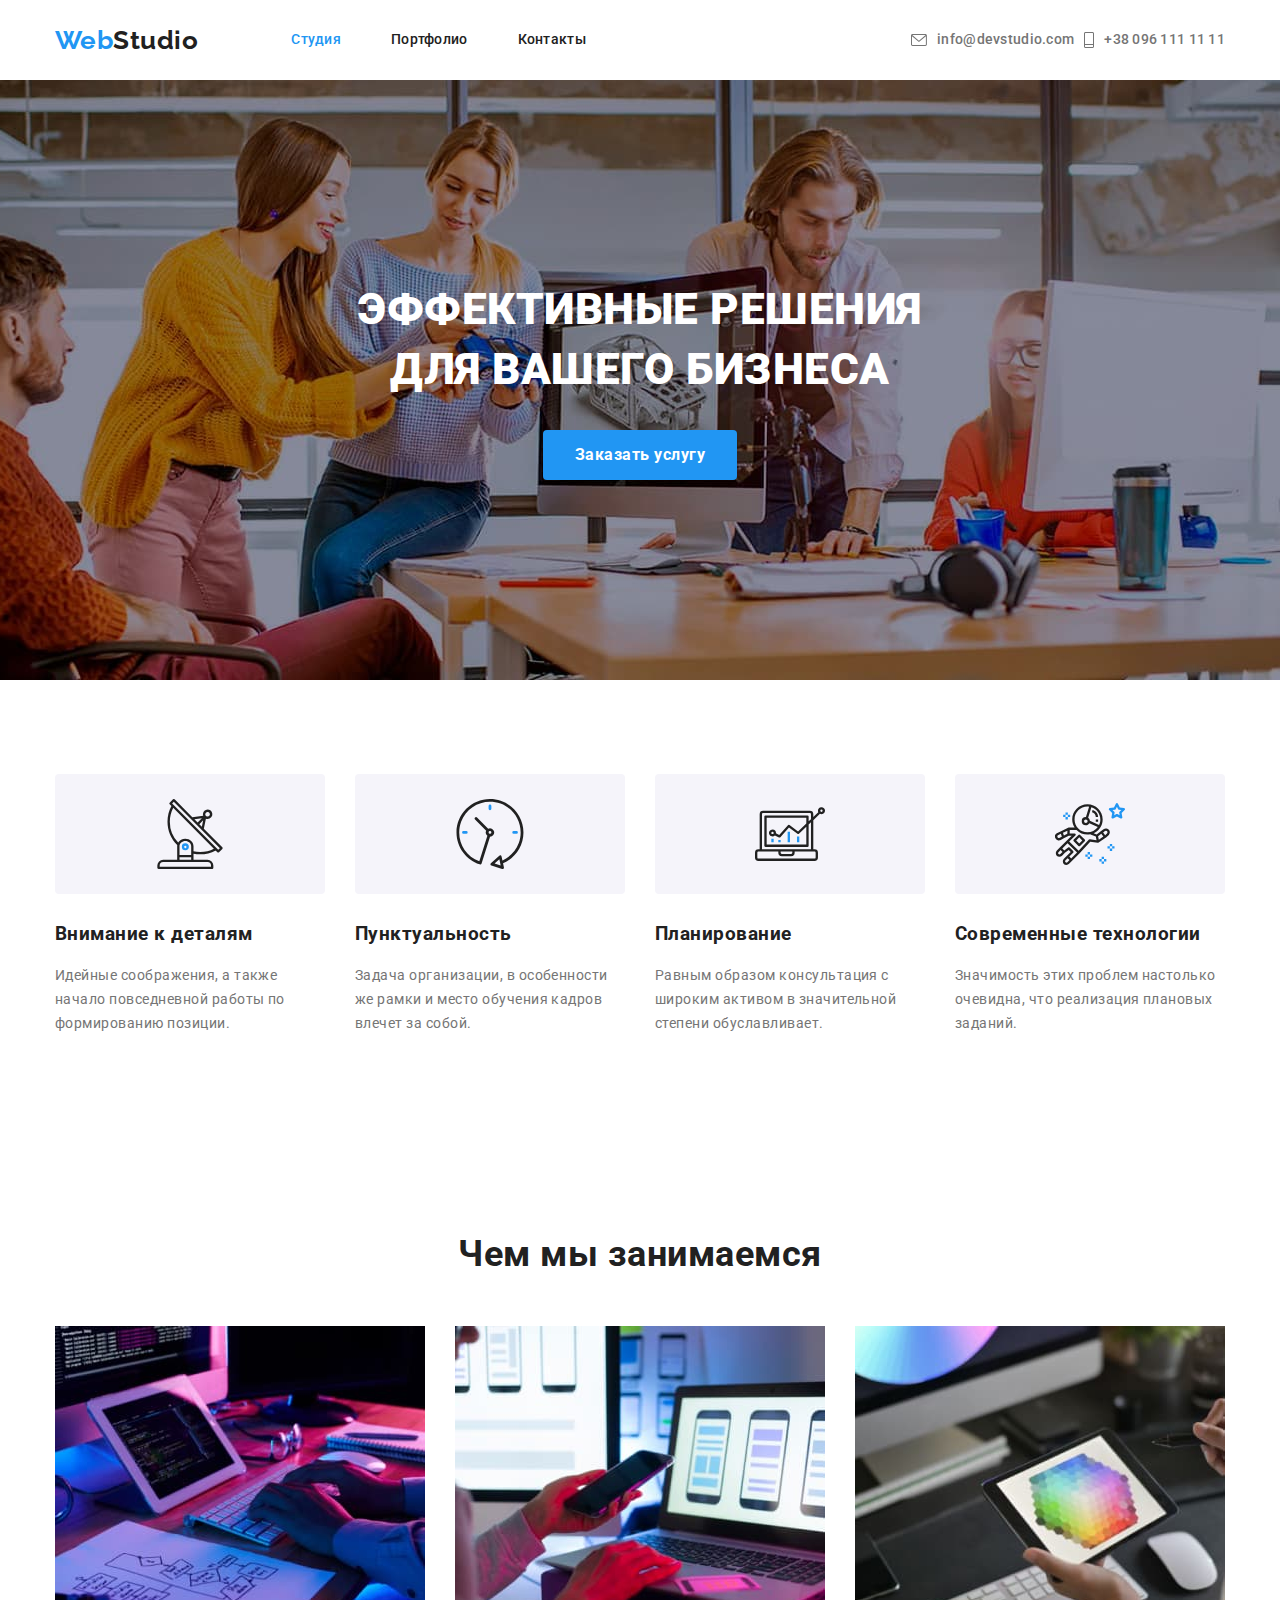
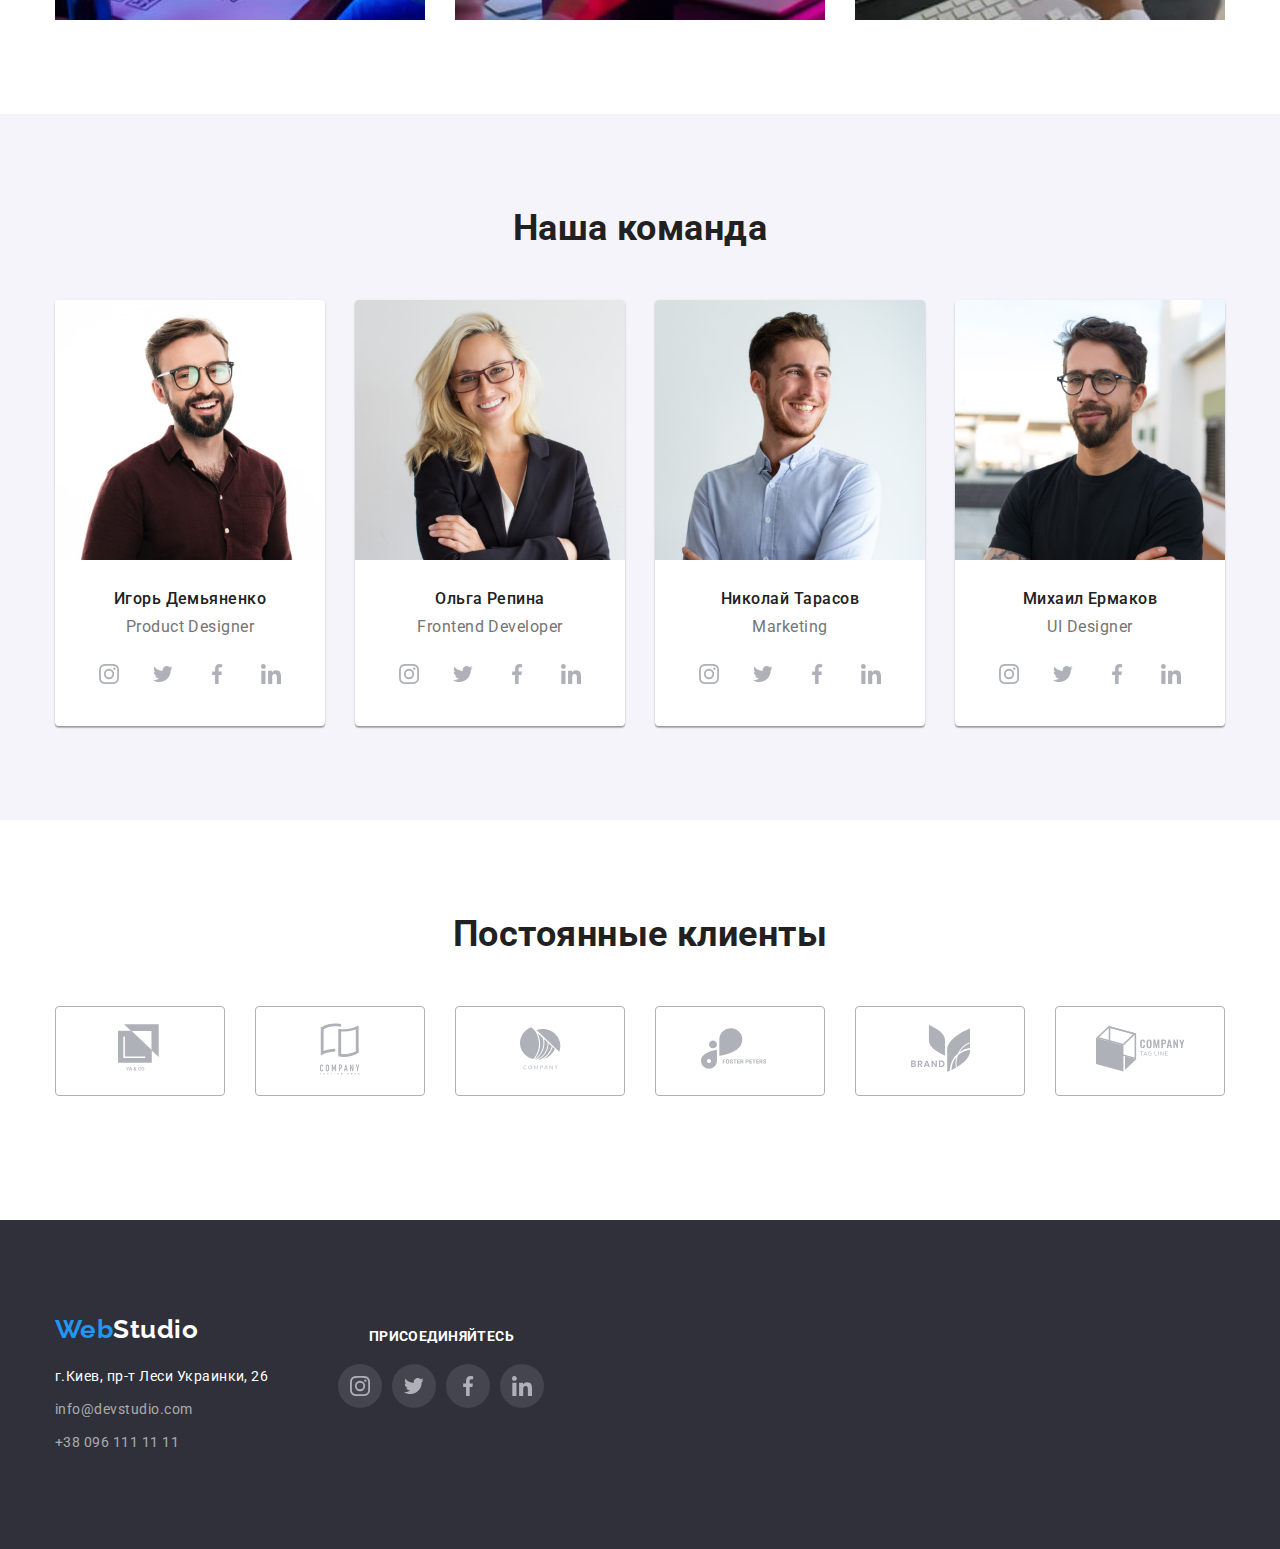
<file: index.html>
<!DOCTYPE html>
<html lang="ru">
<head>
    <meta charset="UTF-8">
    <meta name="viewport" content="width=device-width, initial-scale=1.0">
    <title>WebStudio</title>
    <link rel="preconnect" href="https://fonts.gstatic.com">
    <link href="https://fonts.googleapis.com/css2?family=Raleway:wght@700&family=Roboto:wght@400;500;700;900&display=swap"
        rel="stylesheet">
    <link rel="stylesheet" href="https://cdnjs.cloudflare.com/ajax/libs/modern-normalize/1.0.0/modern-normalize.min.css">
    <link rel="stylesheet" href="./css/style.css">
</head>
<body class="page">


        <!-- Верхняя линия -->
        <div class="unframe">
        <header class="container page-header">
                <nav class="main-nav">
                    <a href="./index.html" class="logo">
                        <span class="web">Web</span>Studio
                    </a>
                    <ul class="site-nav list">
                        <li class="item"><a href="" class="link curent">Студия</a></li>
                        <li class="item"><a href="./portfolio.html" class="link">Портфолио</a></li>
                        <li class="item"><a href="" class="link">Контакты</a></li>
                    </ul>
                    
                    <ul class="auth-nav list">
                        <li class="auth-nav-item"> 
                            <a href="mailto:info@devstudio.com" >  
                            <svg class="auth-nav-icon" width="16" height="12">
                                <use href="./images/icons/sprite.svg#envelope"></use>
                            </svg>
                            info@devstudio.com 
                            </a>
                        </li>
                        <li class="auth-nav-item"> 
                            <a href="tel:+38-096-111-11-11">
                            <svg class="auth-nav-icon" width="10" height="16">
                                <use href="./images/icons/sprite.svg#smartphone"></use>
                            </svg>
                            +38 096 111 11 11
                            </a>
                        </li>
                    </ul>    
                </nav>
        </header>
        </div>
        <main>
        
            <!-- Шапка -->
        
            <section class="hero">
                <h1 class="hero-title">Эффективные решения <br> для вашего бизнеса</h1>
                <a href="mailto:info@devstudio.com" class="btn-hero">Заказать услугу</a>
            </section>
        
        
            <!-- Особенности -->
        
            <section class="features">
                <!-- <h2> Особенности </h2> -->
                <div class="features container">
                    <ul class="features">
                        <li class="features-item">
                            <div class="features-icon">
                                <svg width="70px" height="70px">
                                    <use href="./images/icons/sprite.svg#antenna"></use>
                                </svg>
                            </div>
                            <h3 class="features-title">Внимание к деталям</h3>
                            <p class="features-text">Идейные соображения, а также начало повседневной работы по формированию
                                позиции.</p>
                        </li>
                        <li class="features-item">
                            <div class="features-icon">
                                <svg width="70px" height="70px">
                                    <use href="./images/icons/sprite.svg#clock"></use>
                                </svg>
                            </div>
                            <h3 class="features-title">Пунктуальность</h3>
                            <p class="features-text">Задача организации, в особенности же рамки и место обучения кадров влечет за
                                собой.</p>
                        </li>
                        <li class="features-item">
                            <div class="features-icon">
                                <svg width="70px" height="70px">
                                    <use href="./images/icons/sprite.svg#diagram"></use>
                                </svg>
                            </div>
                            <h3 class="features-title">Планирование</h3>
                            <p class="features-text">Равным образом консультация с широким активом в значительной степени
                                обуславливает.</p>
                        </li>
                        <li class="features-item">
                            <div class="features-icon">
                                <svg width="70px" height="70px">
                                    <use href="./images/icons/sprite.svg#astronaut"></use>
                                </svg>
                            </div>
                            <h3 class="features-title">Современные технологии</h3>
                            <p class="features-text">Значимость этих проблем настолько очевидна, что реализация плановых заданий.
                            </p>
                        </li>
                    </ul>
                </div>
            </section>
        
            <!-- Чем мы заимаемся -->
        
            <section class="work">
                <div class="work container">
                    <h2 class="work-title"> Чем мы занимаемся </h2>
                    <ul class="work-list">
                        <li class="work-item"><img src="./images/box-1.jpg" alt="box-1" width="370" height="294"></li>
                        <li class="work-item"><img src="./images/box-2.jpg" alt="box-2" width="370" height="294"></li>
                        <li class="work-item"><img src="./images/box-3.jpg" alt="box-3" width="370" height="294"></li>
                    </ul>
                </div>
            </section>
        
            <!-- Наша Команда -->
        
            <section class="team">
                <div class="team container"> 
                    <h2 class="team-title">Наша команда</h2>
                    <ul class="team-list">
                        <li class="team-item">
                            
                                <img src="./images/team-foto-1.jpg" alt="Игорь Демьяненко" width="270" height="260">
                                <div class="team-info">
                                    <h3 class="team-info-title">Игорь Демьяненко</h3>
                                    <p class="team-text">Product Designer</p>
                                    <ul class="social-links">
                                        <li class="social-links-item">
                                            <a class="social-links__link" href="https://www.instagram.com/?hl=ru">
                                                <svg  width="20px" height="20px">
                                                    <use href="./images/icons/sprite.svg#instagram"></use>
                                                </svg>
                                            </a>    
                                        </li>
                                        <li class="social-links-item">
                                            <a class="social-links__link" href="https://www.instagram.com/?hl=ru">
                                                <svg class="social-icon" width="20px" height="20px">
                                                    <use href="./images/icons/sprite.svg#twitter"></use>
                                                </svg>
                                            </a>
                                        </li>
                                        <li class="social-links-item">
                                            <a class="social-links__link" href="https://www.instagram.com/?hl=ru">
                                                <svg class="social-icon" width="20px" height="20px">
                                                    <use href="./images/icons/sprite.svg#facebook"></use>
                                                </svg>
                                            </a>
                                        </li>
                                        <li class="social-links-item">
                                            <a class="social-links__link" href="https://www.instagram.com/?hl=ru">
                                                <svg class="social-icon" width="20px" height="20px">
                                                    <use href="./images/icons/sprite.svg#linkedin"></use>
                                                </svg>
                                            </a>
                                        </li>
                                    </ul>
                                </div>
                            
                        </li>
                        <li class="team-item">
                            
                                <img src="./images/team-foto-2.jpg" alt="Ольга Репина" width="270" height="260">
                                <div class="team-info">
                                    <h3 class="team-info-title">Ольга Репина</h3>
                                    <p class="team-text">Frontend Developer</p>
                                    <ul class="social-links">
                                        <li class="social-links-item">
                                            <a class="social-links__link" href="https://www.instagram.com/?hl=ru">
                                                <svg width="20px" height="20px">
                                                    <use href="./images/icons/sprite.svg#instagram"></use>
                                                </svg>
                                            </a>
                                        </li>
                                        <li class="social-links-item">
                                            <a class="social-links__link" href="https://www.instagram.com/?hl=ru">
                                                <svg class="social-icon" width="20px" height="20px">
                                                    <use href="./images/icons/sprite.svg#twitter"></use>
                                                </svg>
                                            </a>
                                        </li>
                                        <li class="social-links-item">
                                            <a class="social-links__link" href="https://www.instagram.com/?hl=ru">
                                                <svg class="social-icon" width="20px" height="20px">
                                                    <use href="./images/icons/sprite.svg#facebook"></use>
                                                </svg>
                                            </a>
                                        </li>
                                        <li class="social-links-item">
                                            <a class="social-links__link" href="https://www.instagram.com/?hl=ru">
                                                <svg class="social-icon" width="20px" height="20px">
                                                    <use href="./images/icons/sprite.svg#linkedin"></use>
                                                </svg>
                                            </a>
                                        </li>
                                    </ul>
                                </div>
                            
                        </li>
                        <li class="team-item">
                            
                                <img src="./images/team-foto-3.jpg" alt="Николай Тарасов" width="270" height="260">
                                <div class="team-info">
                                    <h3 class="team-info-title">Николай Тарасов</h3>
                                    <p class="team-text">Marketing</p>
                                    <ul class="social-links">
                                        <li class="social-links-item">
                                            <a class="social-links__link" href="https://www.instagram.com/?hl=ru">
                                                <svg width="20px" height="20px">
                                                    <use href="./images/icons/sprite.svg#instagram"></use>
                                                </svg>
                                            </a>
                                        </li>
                                        <li class="social-links-item">
                                            <a class="social-links__link" href="https://www.instagram.com/?hl=ru">
                                                <svg class="social-icon" width="20px" height="20px">
                                                    <use href="./images/icons/sprite.svg#twitter"></use>
                                                </svg>
                                            </a>
                                        </li>
                                        <li class="social-links-item">
                                            <a class="social-links__link" href="https://www.instagram.com/?hl=ru">
                                                <svg class="social-icon" width="20px" height="20px">
                                                    <use href="./images/icons/sprite.svg#facebook"></use>
                                                </svg>
                                            </a>
                                        </li>
                                        <li class="social-links-item">
                                            <a class="social-links__link" href="https://www.instagram.com/?hl=ru">
                                                <svg class="social-icon" width="20px" height="20px">
                                                    <use href="./images/icons/sprite.svg#linkedin"></use>
                                                </svg>
                                            </a>
                                        </li>
                                    </ul>
                                </div>
                            
                        </li>
                        <li class="team-item">
                            
                                <img src="./images/team-foto-4.jpg" alt="Михаил Ермаков" width="270" height="260">
                                <div class="team-info">
                                    <h3 class="team-info-title">Михаил Ермаков</h3>
                                    <p class="team-text">UI Designer</p>
                                    <ul class="social-links">
                                        <li class="social-links-item">
                                            <a class="social-links__link" href="https://www.instagram.com/?hl=ru">
                                                <svg width="20px" height="20px">
                                                    <use href="./images/icons/sprite.svg#instagram"></use>
                                                </svg>
                                            </a>
                                        </li>
                                        <li class="social-links-item">
                                            <a class="social-links__link" href="https://www.instagram.com/?hl=ru">
                                                <svg class="social-icon" width="20px" height="20px">
                                                    <use href="./images/icons/sprite.svg#twitter"></use>
                                                </svg>
                                            </a>
                                        </li>
                                        <li class="social-links-item">
                                            <a class="social-links__link" href="https://www.instagram.com/?hl=ru">
                                                <svg class="social-icon" width="20px" height="20px">
                                                    <use href="./images/icons/sprite.svg#facebook"></use>
                                                </svg>
                                            </a>
                                        </li>
                                        <li class="social-links-item">
                                            <a class="social-links__link" href="https://www.instagram.com/?hl=ru">
                                                <svg class="social-icon" width="20px" height="20px">
                                                    <use href="./images/icons/sprite.svg#linkedin"></use>
                                                </svg>
                                            </a>
                                        </li>
                                    </ul>
                                </div>
                            
                        </li>
                    </ul>
                </div>
            </section>
        </main>
        <!-- Постоянные клиенты-->
        <section class="clients container">
            <div class="clietns">
                <h2 class="clients-title"> Постоянные клиенты </h2>
                <ul class="clients-list">
                    <li class="clients-item">
                        <a class="clients-link-links" href="">
                            <svg width="45" height="50">
                                <use href="./images/icons/sprite.svg#clients-1"></use>
                            </svg>
                        </a>
                    </li>
                    <li class="clients-item">
                        <a class="clients-link-links" href="">
                            <svg width="40" height="52">
                                <use href="./images/icons/sprite.svg#clients-2"></use>
                            </svg>
                        </a>
                    </li>
                    <li class="clients-item">               
                        <a class="clients-link-links" href="">
                            <svg width="41" height="43">
                                <use href="./images/icons/sprite.svg#clients-3"></use>
                            </svg>
                        </a>
                    </li>
                    <li class="clients-item">
                        <a class="clients-link-links" href="">
                            <svg width="78" height="42">
                                <use href="./images/icons/sprite.svg#clients-4"></use>
                            </svg>
                        </a>
                    </li>
                    <li class="clients-item">
                        <a class="clients-link-links" href="">
                            <svg width="59" height="47">
                                <use href="./images/icons/sprite.svg#clients-5"></use>
                            </svg>
                        </a>
                    </li>
                    <li class="clients-item">
                        <a class="clients-link-links" href="">
                            <svg width="89" height="46">
                                <use href="./images/icons/sprite.svg#clients-6"></use>
                            </svg>
                        </a>
                    </li>
                </ul>
            </div>
        </section>
        <!-- Подвал -->
        
        <footer class="footer">
          <div class="container footer">
              <ul class="footer-list">
                  <li class="footer-logo">  
                    <nav class="footer-logo-nav">
                        <a href="./index.html" class="logo">
                            <span class="web-footer">Web</span><span class="studio-footer">Studio</span>
                        </a>
                    </nav>

                    <ul class="footer-contact-list">
                        <li class="footer-contact-list-item"><a
                                href="https://www.google.com/maps/d/viewer?msa=0&mid=10uSM3H-mIU3GznYo2szRIEphczw&ll=50.42732700000001%2C30.538092&z=17"
                                class="location link">г.Киев, пр-т Леси Украинки, 26</a></li>
                        <li class="footer-contact-list-item"><a href="mailto:info@devstudio.com" class="footer-contacts link">
                                info@devstudio.com</a></li>
                        <li class="footer-contact-list-item"><a href="tel:+38-096-111-11-11" class="footer-contacts link">+38 096 111 11 11</a></li>
                    </ul>
                  </li>

                  <li class="footer-social">
                    <h3 class="footer-social-text">присоединяйтесь</h3>
                    <ul class="social-links">
                        <li class="social-links-item">
                            <a class="social-links__link" href="https://www.instagram.com/?hl=ru">
                                <svg width="20px" height="20px">
                                    <use href="./images/icons/sprite.svg#instagram"></use>
                                </svg>
                            </a>
                        </li>
                        <li class="social-links-item">
                            <a class="social-links__link" href="https://www.instagram.com/?hl=ru">
                                <svg class="social-icon" width="20px" height="20px">
                                    <use href="./images/icons/sprite.svg#twitter"></use>
                                </svg>
                            </a>
                        </li>
                        <li class="social-links-item">
                            <a class="social-links__link" href="https://www.instagram.com/?hl=ru">
                                <svg class="social-icon" width="20px" height="20px">
                                    <use href="./images/icons/sprite.svg#facebook"></use>
                                </svg>
                            </a>
                        </li>
                        <li class="social-links-item">
                            <a class="social-links__link" href="https://www.instagram.com/?hl=ru">
                                <svg class="social-icon" width="20px" height="20px">
                                    <use href="./images/icons/sprite.svg#linkedin"></use>
                                </svg>
                            </a>
                        </li>
                    </ul>

                  </li>
              </ul>
          </div>
        </footer>
</div>
</body>
</html>
</file>
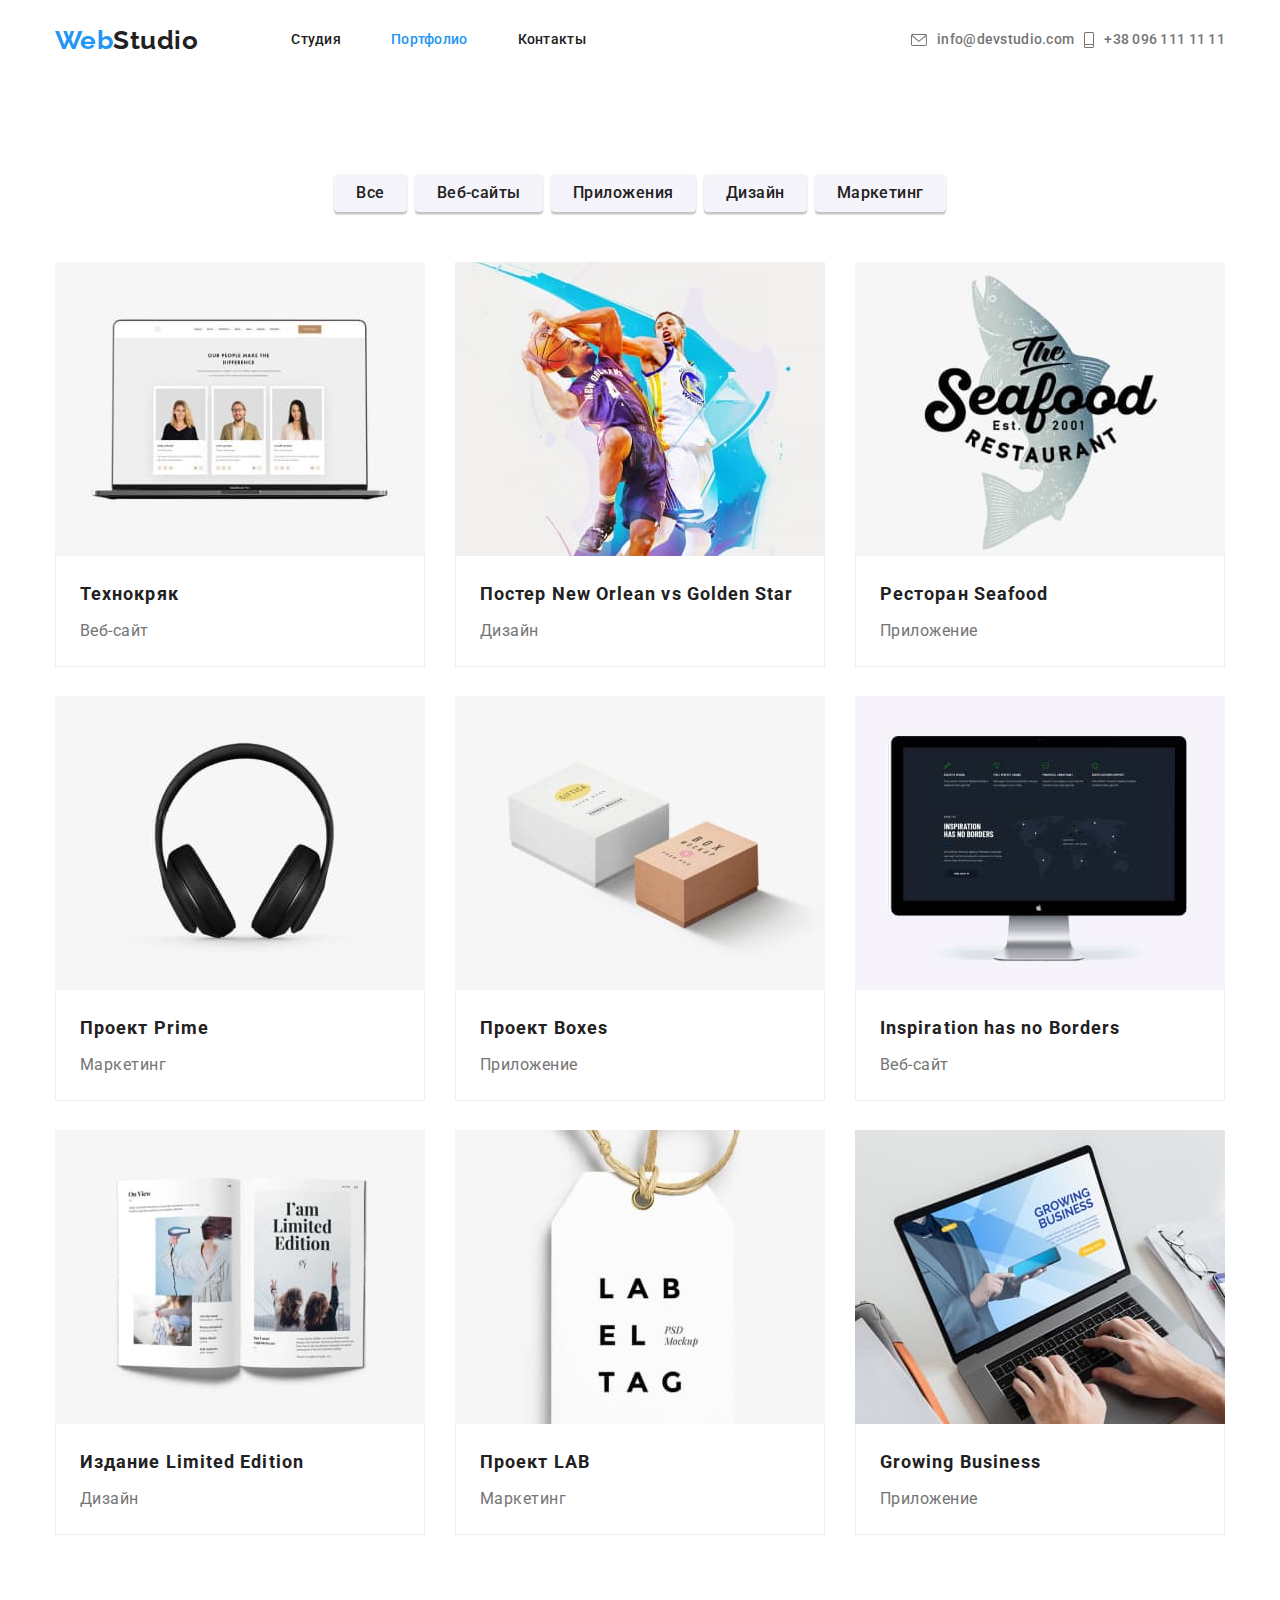
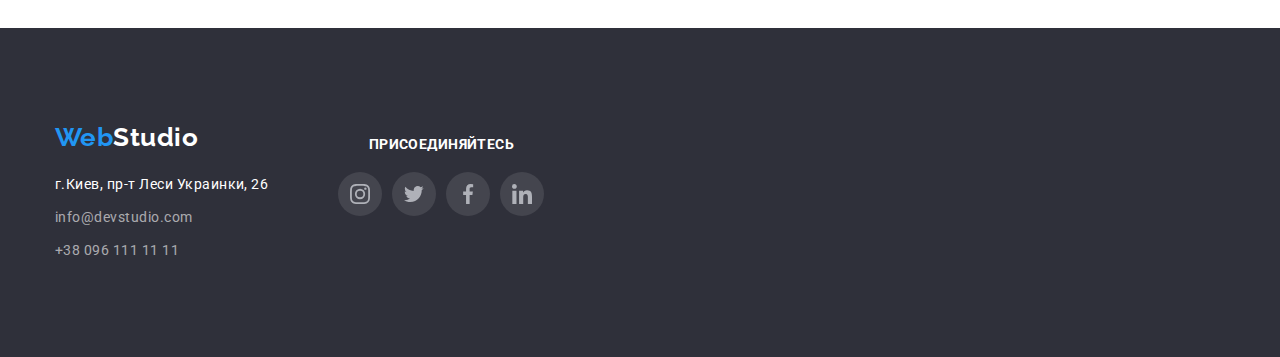
<file: portfolio.html>
<!DOCTYPE html>
<html lang="en">
<head>
    <meta charset="UTF-8">
    <meta name="viewport" content="width=device-width, initial-scale=1.0">
    <title>Portfolio</title>
    <link rel="preconnect" href="https://fonts.gstatic.com">
    <link href="https://fonts.googleapis.com/css2?family=Raleway:wght@700&family=Roboto:wght@400;500;700;900&display=swap"
        rel="stylesheet">
    <link rel="stylesheet" href="https://cdnjs.cloudflare.com/ajax/libs/modern-normalize/1.0.0/modern-normalize.min.css">
    <link rel="stylesheet" href="./css/style.css">
</head>
<body class="page">
<!-- Верхняя линия -->


    <div class="unframe">
    <header class="container page-header">
        <nav class="main-nav">
            <a href="./index.html" class="logo">
                <span class="web">Web</span>Studio
            </a>
            <ul class="site-nav list">
                <li class="item"><a href="./index.html" class="link">Студия</a></li>
                <li class="item"><a href="./portfolio.html" class="link curent">Портфолио</a></li>
                <li class="item"><a href="" class="link">Контакты</a></li>
            </ul>
    
            <ul class="auth-nav list">
                <li class="auth-nav-item">
                    <a href="mailto:info@devstudio.com">
                        <svg class="auth-nav-icon" width="16" height="12">
                            <use href="./images/icons/sprite.svg#envelope"></use>
                        </svg>
                        info@devstudio.com
                    </a>
                </li>
                <li class="auth-nav-item">
                    <a href="tel:+38-096-111-11-11">
                        <svg class="auth-nav-icon" width="10" height="16">
                            <use href="./images/icons/sprite.svg#smartphone"></use>
                        </svg>
                        +38 096 111 11 11
                    </a>
                </li>
            </ul>
        </nav>
    </header>
    </div>
    <main>
    <section class="section">
    <!-- Фильтр -->
    <div class="project container">
    <span class="filters">
        <!--<h1> Фильтры </h1>-->
        <ul class="filters item">
            <li class="item"><a href="button" class="btn-filters">Все</a></li>
            <li class="item"><a href="button" class="btn-filters">Веб-сайты</a></li>
            <li class="item"><a href="button" class="btn-filters">Приложения</a></li>
            <li class="item"><a href="button" class="btn-filters">Дизайн</a></li>
            <li class="item"><a href="button" class="btn-filters">Маркетинг</a></li>
        </ul>
    </span>
    
    <!-- Нашы Проэкты -->
        
        
        <!-- <h1> Нашы Проэкты </h1> -->
        <div class="project">
        <ul class="project-element">
            
            <li class="project-item">
                <div class="card-project">
                <img class="card-image-project" src="./images/project-1.jpg" alt="Технокряк">
                <div class="card-project-text">
                    <h3 class="project-title">Технокряк</h3>
                    <p class="project-text">Веб-сайт</p>
                </div>        
                </div>
            </li>

            <li class="project-item">
                <div class="card-project">
                <img class="card-image-project" src="./images/project-2.jpg" alt="Постер New Orlean vs Golden Star">
                <div class="card-project-text">
                    <h3 class="project-title">Постер New Orlean vs Golden Star</h3>
                    <p class="project-text">Дизайн</p>
                </div>
                </div>
            </li>
            <li  class="project-item">
                <div class="card-project">
                <img class="card-image-project" src="./images/project-3.jpg" alt="Ресторан Seafood">
                <div class="card-project-text">
                    <h3 class="project-title">Ресторан Seafood</h3>
                    <p class="project-text">Приложение</p>
                </div>
                </div>
            </li>
            <li class="project-item">
                <div class="card-project">
                <img class="card-image-project" src="./images/project-4.jpg" alt="Проект Prime">
                <div class="card-project-text">
                    <h3 class="project-title">Проект Prime</h3>
                    <p class="project-text">Маркетинг</p>
                </div>
                </div>
            </li>
            <li  class="project-item">
                <div class="card-project">
                <img class="card-image-project" src="./images/project-5.jpg" alt="Проект Boxes">
                  
                    <div class="card-project-text">
                        <h3 class="project-title">Проект Boxes</h3>
                        <p class="project-text">Приложение</p>
                    </div>
                  
                </div>
            </li>
            <li class="project-item">
                <div class="card-project">
                <img class="card-image-project" src="./images/project-6.jpg" alt="Inspiration has no Borders">
                  
                    <div class="card-project-text">
                        <h3 class="project-title">Inspiration has no Borders</h3>
                        <p class="project-text">Веб-сайт</p>
                    </div>
                  
                </div>
            </li>
            <li class="project-item">
                <div class="card-project">
                <img class="card-image-project" src="./images/project-7.jpg" alt="Издание Limited Edition">
                  <div class="card-project-text">
                    <h3 class="project-title">Издание Limited Edition</h3>
                    <p class="project-text">Дизайн</p>
                  </div>
                </div>
            </li>
            <li  class="project-item">
                <div class="card-project">
                <img class="card-image-project" src="./images/project-8.jpg" alt="Проект LAB">
                  <div class="card-project-text">
                    <h3 class="project-title">Проект LAB</h3>
                    <p class="project-text">Маркетинг</p>
                  </div>
                </div>
            </li>
            <li class="project-item">
                <div class="card-project">
                <img class="card-image-project" src="./images/project-9.jpg" alt="Growing Business">
                  <div class="card-project-text">
                    <h3 class="project-title">Growing Business</h3>
                    <p class="project-text">Приложение</p>
                  </div>
                </div>
            </li>
        </ul>
        </div>
    </div>
    </section>
    </main>


         <!-- Подвал -->

        <footer class="footer">
            <div class="container footer">
                <ul class="footer-list">
                    <li class="footer-logo">
                        <nav class="footer-logo-nav">
                            <a href="./index.html" class="logo">
                                <span class="web-footer">Web</span><span class="studio-footer">Studio</span>
                            </a>
                        </nav>
        
                        <ul class="footer-contact-list">
                            <li class="footer-contact-list-item"><a
                                    href="https://www.google.com/maps/d/viewer?msa=0&mid=10uSM3H-mIU3GznYo2szRIEphczw&ll=50.42732700000001%2C30.538092&z=17"
                                    class="location link">г.Киев, пр-т Леси Украинки, 26</a></li>
                            <li class="footer-contact-list-item"><a href="mailto:info@devstudio.com"
                                    class="footer-contacts link">
                                    info@devstudio.com</a></li>
                            <li class="footer-contact-list-item"><a href="tel:+38-096-111-11-11"
                                    class="footer-contacts link">+38 096 111 11 11</a></li>
                        </ul>
                    </li>
        
                    <li class="footer-social">
                        <h3 class="footer-social-text">присоединяйтесь</h3>
                        <ul class="social-links">
                            <li class="social-links-item">
                                <a class="social-links__link" href="https://www.instagram.com/?hl=ru">
                                    <svg width="20px" height="20px">
                                        <use href="./images/icons/sprite.svg#instagram"></use>
                                    </svg>
                                </a>
                            </li>
                            <li class="social-links-item">
                                <a class="social-links__link" href="https://www.instagram.com/?hl=ru">
                                    <svg class="social-icon" width="20px" height="20px">
                                        <use href="./images/icons/sprite.svg#twitter"></use>
                                    </svg>
                                </a>
                            </li>
                            <li class="social-links-item">
                                <a class="social-links__link" href="https://www.instagram.com/?hl=ru">
                                    <svg class="social-icon" width="20px" height="20px">
                                        <use href="./images/icons/sprite.svg#facebook"></use>
                                    </svg>
                                </a>
                            </li>
                            <li class="social-links-item">
                                <a class="social-links__link" href="https://www.instagram.com/?hl=ru">
                                    <svg class="social-icon" width="20px" height="20px">
                                        <use href="./images/icons/sprite.svg#linkedin"></use>
                                    </svg>
                                </a>
                            </li>
                        </ul>
        
                    </li>
                </ul>
            </div>
        </footer>
</body>
</html>
</file>
<file: css/style.css>
/* цвет основного текста #212121*/

/* вторичний цвет текста color: #757575; */

/* белый color: #FFFFFF; */

/* акцент color: #2196F3; */

/* вторичний цвет фона background: #F5F4FA; */

:root {
  --primary-text-color: #212121;
  --title-text-color: #757575;
  --acccent-color: #2196f3;
  --primary-bg-color: #ffffff;
  --primary-white-color: #ffffff;
  --primary-bt-color: #f5f4fa;
  --primary-bg-hero-color: #2f303a;
  --primary-icon-color: #afb1b8;
}

body {
  box-sizing: border-box;
  margin: 0;
  padding: 0;
  background-color: var(--primary-bg-color);
  color: var(--primary-text-color);

  font-family: 'Roboto', sans-serif;
  letter-spacing: 0.03em;
}

ul {
  list-style: none;
  list-style-type: none;
  margin: 0;
  padding: 0;
}

a {
  text-decoration: none;
}

.list a:hover,
.list a:focus {
  color: var(--acccent-color);
}

.container {
  width: 1200px;
  margin-left: auto;
  margin-right: auto;
  padding-left: 15px;
  padding-right: 15px;
  padding-top: 94px;
  padding-bottom: 94px;
  /*outline: 1px solid tomato;*/
}

img {
  display: block;
  min-width: 100%;
  height: auto;
}

/* page-header */

.page-header {
  padding-top: 0;
  padding-bottom: 0;
}

/* Логотип Шапка */
.web {
  color: var(--acccent-color);
}

.logo {
  color: var(--primary-text-color);
  font-family: Raleway, sans-serif;

  font-weight: 700;
  font-size: 26px;
  line-height: 1.19;
}

/*  Футер */

/* 

/* Main nav */

.main-nav {
  display: flex;
  align-items: center;
}

/* site nav */

.site-nav .item + .item {
  margin-left: 50px;
}

.site-nav {
  display: flex;
  margin-left: 93px;

  padding-top: 32px;
  padding-bottom: 32px;

  font-weight: 500;
  font-size: 14px;
  line-height: 1.14;
  letter-spacing: 0.02em;
}

.site-nav a {
  color: var(--primary-text-color);
}

.site-nav .link.curent {
  color: var(--acccent-color);
}

.auth-nav {
  margin-top: 0;
  margin-bottom: 0;

  display: flex;
  margin-left: auto;
}

.auth-nav a {
  color: var(--title-text-color);
  font-weight: 500;
  font-size: 14px;
  line-height: 1.14;
  letter-spacing: 0.02em;

  display: flex;
  align-items: center;
}

.auth-nav-item {
  fill: currentColor;
  margin-right: 10px;
}

.auth-nav-item:last-child {
  margin-right: 0px;
}

.auth-nav a:hover .auth-nav a:focus {
  color: var(--acccent-color);
}

.auth-nav-icon {
  margin-right: 10px;
}

/* Hero */

.hero {
  background-color: var(--primary-bg-hero-color);
  text-align: center;
  padding-top: 200px;
  padding-bottom: 200px;
  max-width: 1600px;
  min-height: 600px;
  margin-left: auto;
  margin-right: auto;

  box-sizing: border-box;
  justify-content: center;
  background-color: rgba(47, 48, 58, 0.4);
  background-image: url(../images/img-hero.jpg);
  background-repeat: no-repeat;
  background-position: center;
  background-size: cover;
}

.hero-title {
  margin-top: 0;
  margin-bottom: 30px;

  font-weight: 900;
  font-size: 44px;
  line-height: 1.36;

  color: var(--primary-white-color);
  text-transform: uppercase;
}

/* main */

/* features */
.features {
  display: flex;
  flex-wrap: wrap;
}

.features-item {
  width: 270px;
  margin-right: 30px;
}

.features-item:last-child {
  margin-right: 0;
}

.features-text .features-title {
  margin-top: 0;
  margin-bottom: 10px;

  font-weight: 700;
  font-size: 14px;
  line-height: 1.14;
  text-transform: uppercase;
}

.features-text {
  font-weight: 400;
  font-size: 14px;
  line-height: 1.71;

  margin-top: 0;
  margin-bottom: 10px;
  color: var(--title-text-color);
}

.features-icon {
  align-items: center;
  display: flex;
  justify-content: center;
  margin-bottom: 30px;
  height: 120px;
  background-color: #f5f4fa;
  border-radius: 4px;
}

/* Work */

.work {
}

.work-title {
  font-weight: 700;
  font-size: 36px;
  line-height: 1.16;
  text-align: center;

  margin-top: 0;
  margin-bottom: 50px;
}

.work-list {
  display: block;
  display: flex;
  flex-wrap: wrap;
}

.work-item {
  margin-right: 30px;
}

.work-item:last-child {
  margin-right: 0px;
}

/* Team */

.team {
  background-color: var(--primary-bt-color);
}

.team-title {
  color: var(--primary-text-color);

  font-weight: 700;
  font-size: 36px;
  line-height: 1.16;
  text-align: center;

  margin-top: 0;
  margin-bottom: 50px;
}

.team-list {
  display: block;
  display: flex;
  flex-wrap: wrap;
}

.team-item {
  margin-right: 30px;
  overflow: hidden;
  text-align: center;
  background-color: #ffffff;
  box-shadow: 0px 1px 3px rgba(0, 0, 0, 0.12), 0px 1px 1px rgba(0, 0, 0, 0.14),
    0px 2px 1px rgba(0, 0, 0, 0.2);
  border-radius: 4px;
}

.team-item:last-child {
  margin-right: 0;
}

.team-info {
  padding-top: 30px;
  padding-bottom: 30px;
}

.team-info-title {
  margin-top: 0px;
  margin-bottom: 10px;

  font-family: 'Roboto';
  font-weight: 500;
  font-size: 16px;
  color: var(--primary-text-color);
}

.team-text {
  margin-top: 0px;
  margin-bottom: 16px;

  font-family: 'Roboto';
  font-weight: 400;
  font-size: 16px;
  color: var(--title-text-color);
}

.social-links {
  padding: 0;
  margin: 0;

  display: flex;
  border: none;
  justify-content: center;
}

.social-links-item {
  margin-right: 10px;
}

.social-links-item:last-child {
  margin-right: 0;
}

.social-links__link {
  padding: 0;
  display: flex;
  justify-content: center;
  align-items: center;

  width: 44px;
  height: 44px;
  fill: currentColor;
  color: #afb1b8;
  border-radius: 50%;
  background: rgba(255, 255, 255, 0.1);
}

.social-links__link:hover,
.social-links__link:focus {
  fill: var(--primary-white-color);
  background-color: var(--acccent-color);
}

/* Clients */

.clients-title {
  font-weight: 700;
  font-size: 36px;
  line-height: 1.16;
  text-align: center;

  margin-top: 0;
  margin-bottom: 50px;
}

.clients-list {
  display: flex;
}

.clients-item {
  margin-right: 30px;
  margin-bottom: 30px;
  width: 170px;
  height: 90px;
  display: flex;
  justify-content: center;
  align-items: center;
  border: 1px solid #afb1b8;
  border-radius: 4px;
}

.clients-item:last-child {
  margin-right: 0;
}

.clients-item:hover,
.clients-item:focus {
  --color4: var(--acccent-color);
  fill: var(--acccent-color);
  border: 1px solid var(--acccent-color);
}

/* Футер */

.footer {
  background-color: var(--primary-bg-hero-color);
}

.container .footer {
  display: block;
}

.footer-list {
  display: block;
  display: flex;
  flex-wrap: wrap;
}

/* Логотип Футер */

.footer-logo {
  margin-right: 70px;
}

.footer-logo-nav {
  margin-bottom: 20px;
}

.web-footer {
  color: var(--acccent-color);
}

.studio-footer {
  color: var(--primary-white-color);
}

.footer-contact-list {
  padding: 0;
}

.footer-contact-list-item {
  margin-bottom: 9px;
}

.footer-contact-list-item:last-child {
  margin-bottom: 0;
}

.location.link {
  color: var(--primary-white-color);

  font-weight: 400;
  font-size: 14px;
  line-height: 1.71;
  margin-bottom: 9px;
}

.footer-contacts.link {
  color: rgba(255, 255, 255, 0.6);

  font-weight: 400;
  font-size: 14px;
  line-height: 1.71;
  margin-bottom: 9px;
}
/* Социальние сети подвал*/

.footer-social {
  padding: 0;
  margin: 0;
  display: block;
}

.footer-social-text {
  padding: 0;
  margin-bottom: 20px;

  justify-content: center;
  align-items: center;
  text-align: center;

  font-family: 'Roboto';
  font-style: normal;
  font-weight: bold;
  font-size: 14px;
  line-height: 16px;
  letter-spacing: 0.03em;
  text-transform: uppercase;

  color: #ffffff;
}

/* Button */

.btn-hero {
  color: var(--primary-white-color);
  background-color: var(--acccent-color);

  font-weight: 700;
  font-size: 16px;
  line-height: 1.88;
  min-width: 200;

  padding: 10px 32px;
  display: inline-block;
  align-items: center;
  text-align: center;

  box-shadow: 0px 4px 4px rgba(0, 0, 0, 0.15);
  border-radius: 4px;
}

.btn-filters {
  color: var(--primary-text-color);
  background-color: var(--primary-bt-color);
  font-weight: 500;
  font-size: 16px;
  line-height: 1.63;
  text-align: center;
  display: inline-block;
  text-decoration: none;

  padding: 6px 22px;

  border-radius: 4px;
  box-shadow: 0px 3px 1px rgba(0, 0, 0, 0.1), 0px 1px 2px rgba(0, 0, 0, 0.08),
    0px 2px 2px rgba(0, 0, 0, 0.12);
}

.filters {
  padding-bottom: 0;
  margin-top: 0;
  margin-bottom: 50px;
}

.filters .item {
  display: flex;
  flex-wrap: nowrap;
  justify-content: center;
  margin-right: 8px;
}

.filters .item:last-child {
  margin-right: 0;
}

.btn-filters:hover,
.btn-filters:focus {
  color: var(--primary-white-color);
  background-color: var(--acccent-color);
}

/* Нашы проэкты */

.project .container {
}

.project {
}

.project-title {
  color: var(--primary-text-color);
  font-family: 'Roboto';
  font-style: normal;
  font-weight: 700;
  font-size: 18px;
  line-height: 2;

  margin-top: 20px;
  margin-bottom: 4px;
  margin-left: 24px;
  margin-right: 24px;

  letter-spacing: 0.06em;
}

.project-text {
  color: var(--title-text-color);
  font-family: 'Roboto';
  font-weight: 400;
  font-size: 16px;
  line-height: 1.9;

  margin-top: 0px;
  margin-bottom: 20px;
  margin-left: 24px;
  margin-right: 24px;

  letter-spacing: 0.03em;
}

.project-element {
  display: flex;
  flex-wrap: wrap;
}

.project-item {
  width: calc((100%-60px) / 3);
  margin-right: 30px;
  margin-bottom: 30px;
  width: 370px;
  height: 404px;
}

.project-item:nth-child(3n) {
  margin-right: 0;
}

.project-item:nth-child(n + 7) {
  margin-bottom: 0;
}

.card-project {
  background: #ffffff;
}

.card-project:hover,
.card-project:focus {
  box-shadow: 0px 1px 1px rgba(0, 0, 0, 0.12), 0px 4px 4px rgba(0, 0, 0, 0.06),
    1px 4px 6px rgba(0, 0, 0, 0.16);
}

.card-project-text {
  box-sizing: border-box;
  display: block;
  overflow: hidden;

  /* Установит стили правой рамки */
  border-right-width: 1px;
  border-right-style: solid;
  border-right-color: #eeeeee;

  /* Установит стили нинжней рамки */
  border-bottom-width: 1px;
  border-bottom-style: solid;
  border-bottom-color: #eeeeee;

  /* Установит стили левой рамки */
  border-left-width: 1px;
  border-left-style: solid;
  border-left-color: #eeeeee;
}

.card-image-project {
}

.portfolio {
  margin-bottom: 94px;
}
</file>
